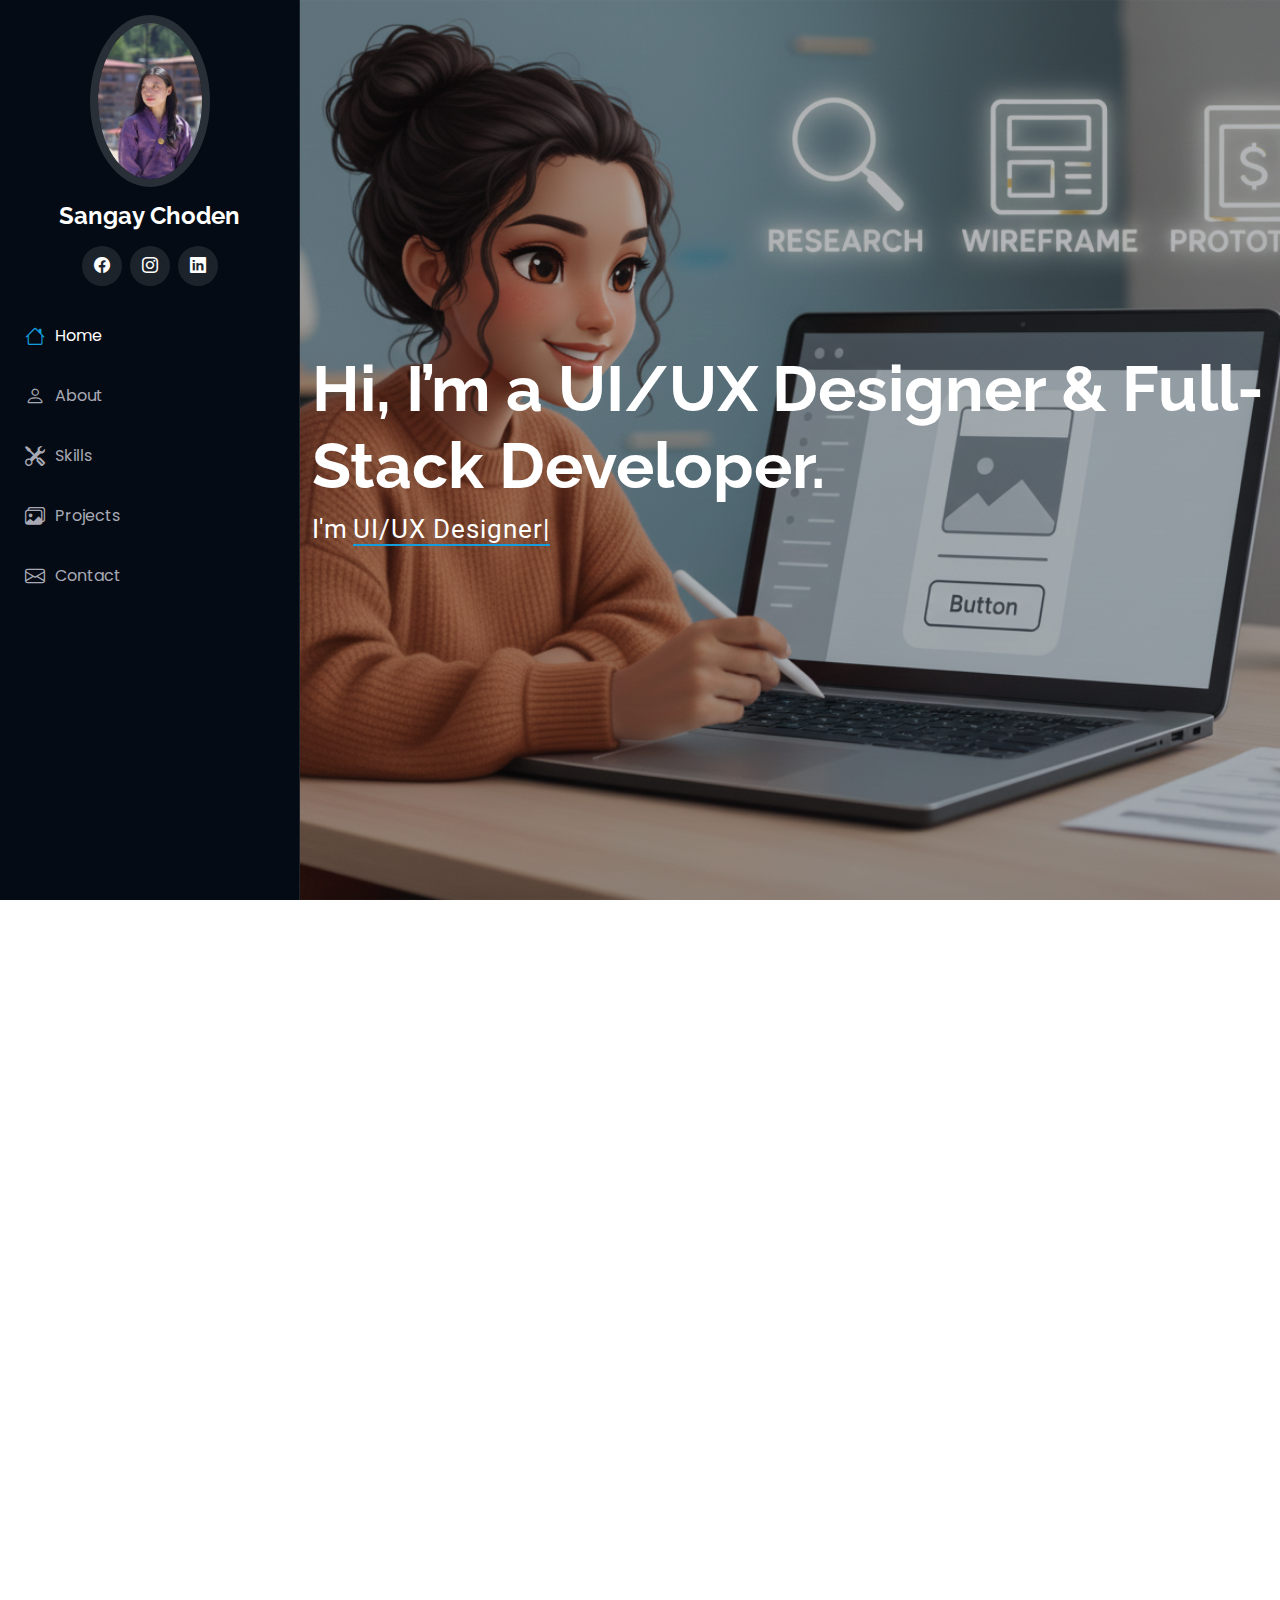
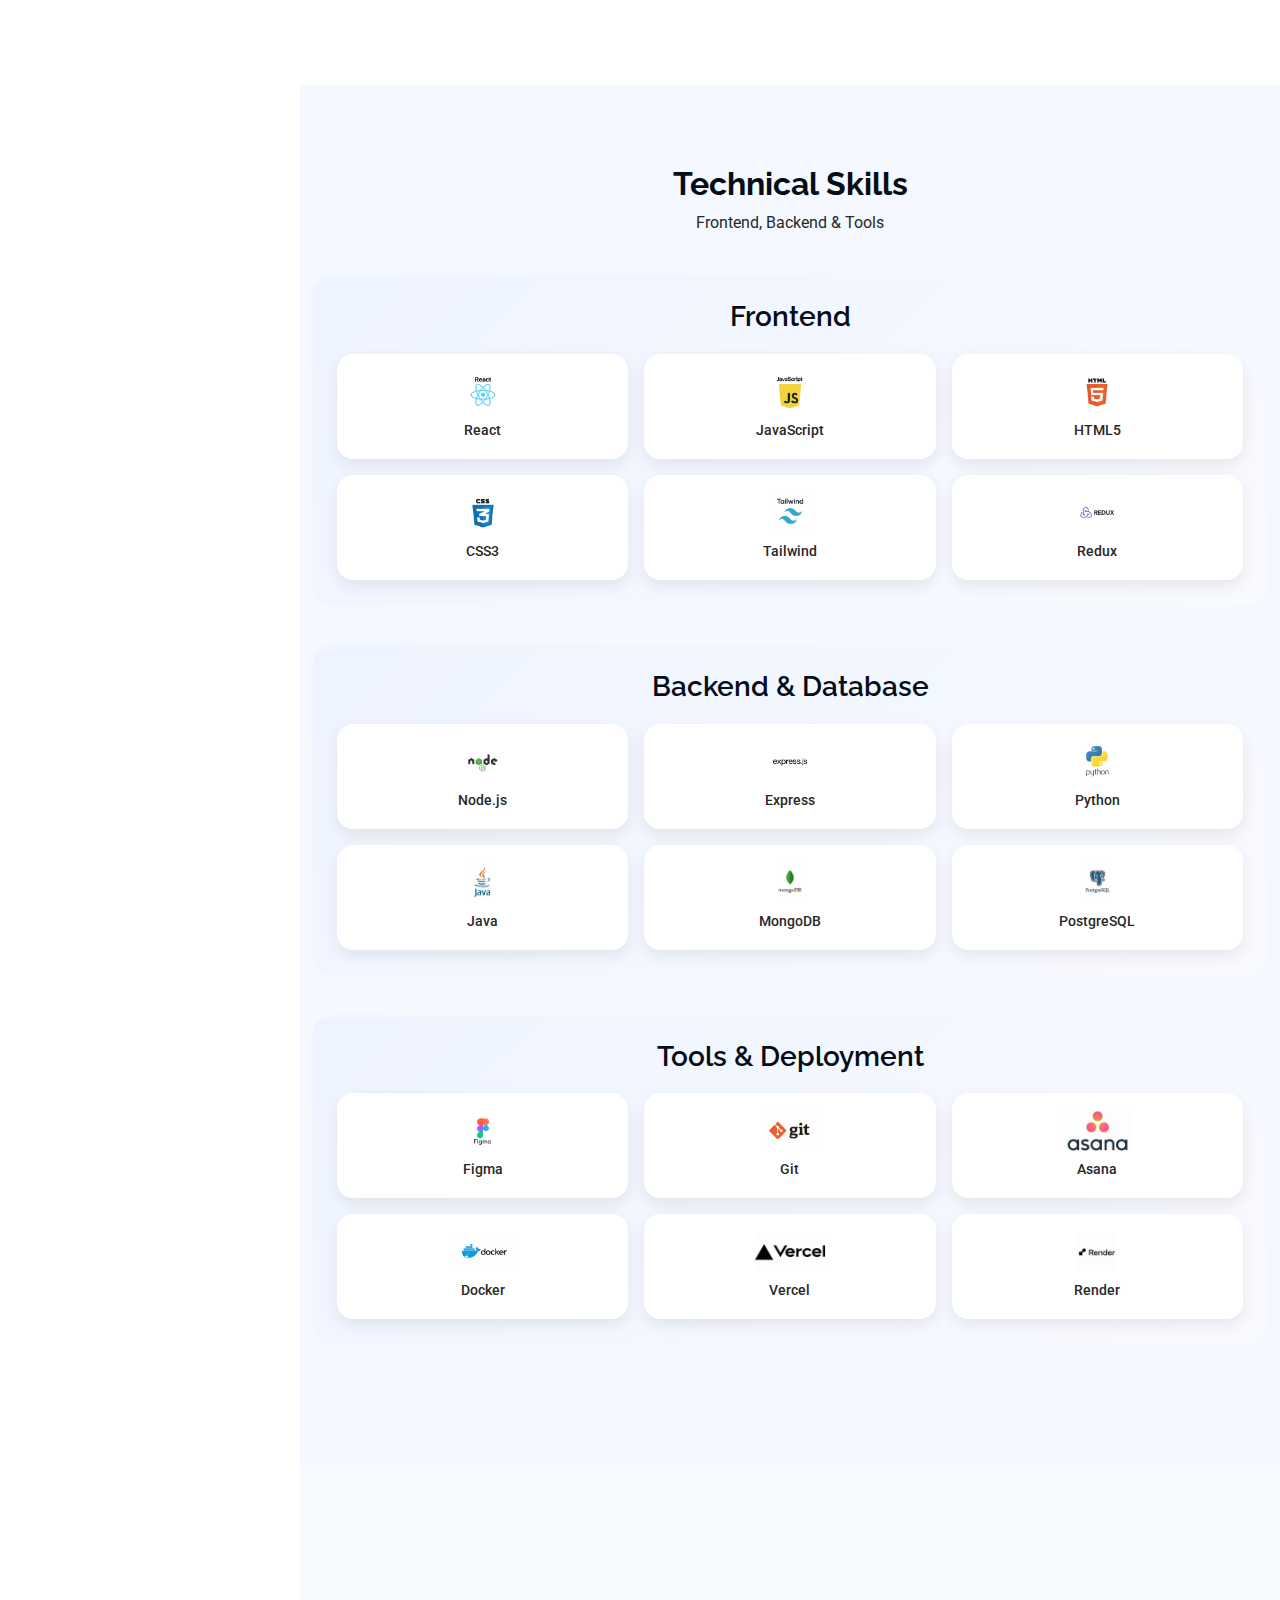
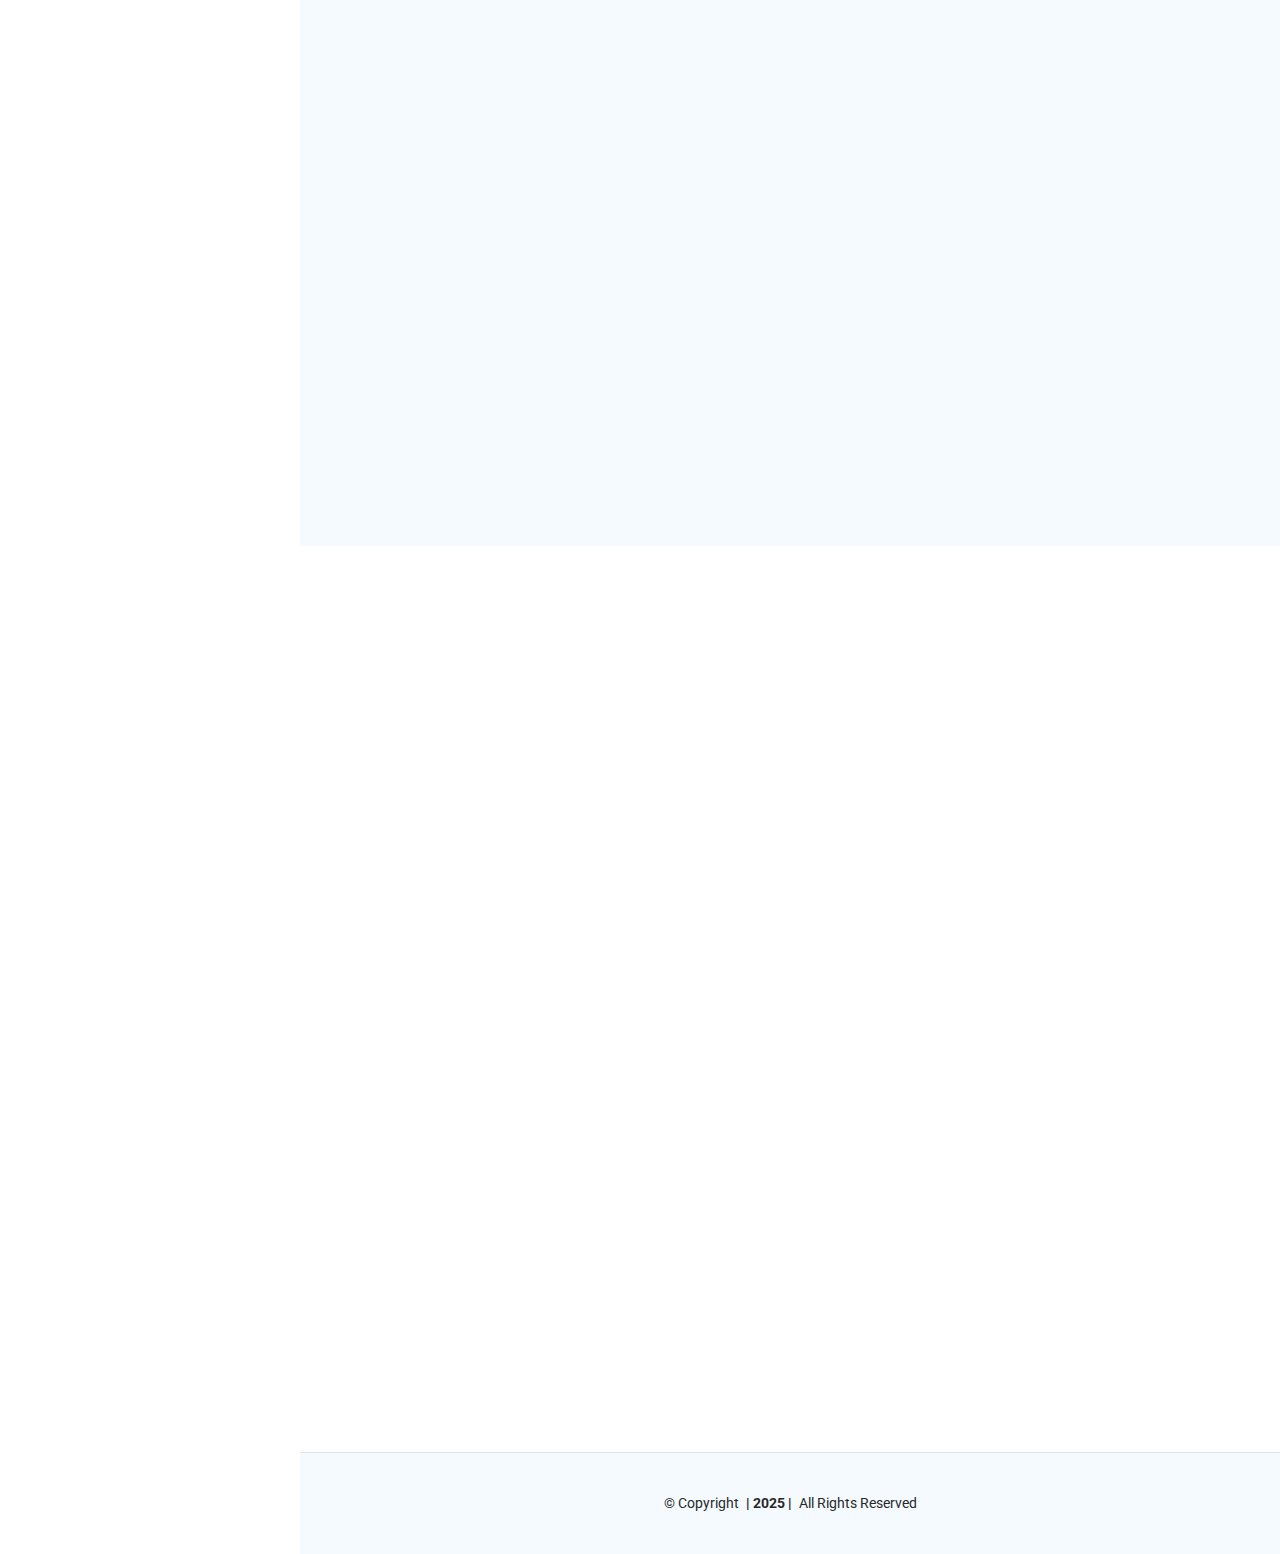
<file: index.html>
<!DOCTYPE html>
<html lang="en">

<head>
  <style>
/* ===== SKILLS SECTION STYLE ===== */
.skills-grid {
  padding: 80px 0;
  background: #f5f8ff;
}

.skills-title {
  text-align: center;
  margin-bottom: 40px;
}

.skills-title h2 {
  font-weight: 700;
}

.skills-box {
  background: linear-gradient(135deg, #eef4ff, #f9faff);
  padding: 25px;
  border-radius: 20px;
  margin-bottom: 40px;
}

.skills-box h3 {
  text-align: center;
  font-weight: 600;
  margin-bottom: 20px;
}

.skills-card-grid {
  display: grid;
  grid-template-columns: repeat(3, 1fr);
  gap: 16px;
}

.skill-card {
  background: #fff;
  border-radius: 16px;
  padding: 18px 10px;
  text-align: center;
  box-shadow: 0 6px 16px rgba(0,0,0,0.08);
  transition: 0.3s ease;
}

.skill-card:hover {
  transform: translateY(-6px);
}

.skill-card img {
  height: 40px;
  margin-bottom: 8px;
}

.skill-card span {
  display: block;
  font-size: 14px;
  font-weight: 500;
}

@media (max-width: 768px) {
  .skills-card-grid {
    grid-template-columns: repeat(2, 1fr);
  }
}
</style>

  <meta charset="utf-8">
  <meta content="width=device-width, initial-scale=1.0" name="viewport">
  <title>Personal Portfolio</title>
  <meta content="" name="description">
  <meta content="" name="keywords">

  <!-- Favicons -->
  <link href="assets/img/favicon.png" rel="icon">

  <!-- Fonts -->
  <link href="https://fonts.googleapis.com" rel="preconnect">
  <link href="https://fonts.gstatic.com" rel="preconnect" crossorigin>
  <link href="https://fonts.googleapis.com/css2?family=Roboto:ital,wght@0,100;0,300;0,400;0,500;0,700;0,900;1,100;1,300;1,400;1,500;1,700;1,900&family=Poppins:ital,wght@0,100;0,200;0,300;0,400;0,500;0,600;0,700;0,800;0,900;1,100;1,200;1,300;1,400;1,500;1,600;1,700;1,800;1,900&family=Raleway:ital,wght@0,100;0,200;0,300;0,400;0,500;0,600;0,700;0,800;0,900;1,100;1,200;1,300;1,400;1,500;1,600;1,700;1,800;1,900&display=swap" rel="stylesheet">

  <!-- Vendor CSS Files -->
  <link href="assets/vendor/bootstrap/css/bootstrap.min.css" rel="stylesheet">
  <link href="assets/vendor/bootstrap-icons/bootstrap-icons.css" rel="stylesheet">
  <link href="assets/vendor/aos/aos.css" rel="stylesheet">
  <link href="assets/vendor/glightbox/css/glightbox.min.css" rel="stylesheet">
  <link href="assets/vendor/swiper/swiper-bundle.min.css" rel="stylesheet">

  <!-- Main CSS File -->
  <link href="assets/css/main.css" rel="stylesheet">
</head>

<body class="index-page">

  <header id="header" class="header dark-background d-flex flex-column">
    <i class="header-toggle d-xl-none bi bi-list"></i>

    <div class="profile-img">
      <img src="assets/img/my-profile-img.jpg" alt="" class="img-fluid rounded-circle">
    </div>

    <a href="index.html" class="logo d-flex align-items-center justify-content-center">
      <!-- Uncomment the line below if you also wish to use an image logo -->
      <!-- <img src="assets/img/logo.png" alt=""> -->
      <h1 class="sitename">Sangay Choden</h1>
    </a>

    <div class="social-links text-center">
      <!-- <a href="#" class="twitter"><i class="bi bi-twitter-x"></i></a> -->
      <a href="https://www.facebook.com/share/1BDDiVnBKr/?mibextid=wwXIfr" class="facebook"><i class="bi bi-facebook"></i></a>
      <a href="https://www.instagram.com/schoden_00?igsh=eTU0emdpamVpN3kw&utm_source=qr" class="instagram"><i class="bi bi-instagram"></i></a>
      <a href="https://www.linkedin.com/in/sangay-choden-1a1788326/" class="linkedin"><i class="bi bi-linkedin"></i></a>
    </div>

    <nav id="navmenu" class="navmenu">
      <ul>
        <li><a href="#home" class="active"><i class="bi bi-house navicon"></i>Home</a></li>
        <li><a href="#about"><i class="bi bi-person navicon"></i> About</a></li>
        <!-- <li><a href="#skills"><i class="bi bi-tools navicon"></i> Skills</a></li> -->
<li><a href="#skills"><i class="bi bi-tools navicon"></i> Skills</a></li>

        <!-- <li><a href="#skills"><i class="bi bi-person navicon"></i> Skills</a></li> -->
        <li><a href="#portfolio"><i class="bi bi-images navicon"></i> Projects</a></li>
        <li><a href="#contact"><i class="bi bi-envelope navicon"></i> Contact</a></li>
      </ul>
    </nav>

  </header>

  <main class="main">

    <!-- Hero Section -->
    <section id="home" class="home section dark-background">

      <img src="assets/img/hero-bg.jpg" alt="" data-aos="fade-in" class="">

      <div class="container" data-aos="fade-up" data-aos-delay="100">
  <h2>Hi, I’m a UI/UX Designer & Full-Stack Developer.</h2>
  <p>I'm <span class="typed" data-typed-items="UI/UX Designer, Full-Stack Developer, Freelancer">UI/UX Designer</span>
    <span class="typed-cursor typed-cursor--blink" aria-hidden="true"></span>
  </p>
</div>


    </section><!-- /Hero Section -->

    <!-- About Section -->
    <section id="about" class="about section">

      <!-- Section Title -->
      <div class="container section-title" data-aos="fade-up">
        <h2>About</h2>
        <p>As a seasoned UI/UX Designer and Web Developer, I bridge the gap between aesthetics and functionality. I specialize in crafting user-centered interfaces that are not only beautiful and enjoyable to use but are also built with clean, scalable code. I transform complex ideas into simple, effective digital solutions.</p>
      </div><!-- End Section Title -->

      <div class="container" data-aos="fade-up" data-aos-delay="100">

        <div class="row gy-4 justify-content-center">
          <div class="col-lg-4">
            <img src="assets/img/my-profile-img.jpg" class="img-fluid" alt="">
          </div>
          <div class="col-lg-8 content">
            <h2>UI/UX Designer &amp; Web Developer.</h2>
            <p class="fst-italic py-3">
              I craft user-centered designs through research and prototyping, focusing on high-converting and accessible products. I use Figma and Sketch to deliver clear, frustration-free digital experiences.
            </p>
            <div class="row">
              <div class="col-lg-6">
                <ul>
            
                  <!-- <li><i class="bi bi-chevron-right"></i> <strong>Website:</strong> <span>https://potfolio-nim2.onrender.com/</span></li> -->
                  <li><i class="bi bi-chevron-right"></i> <strong>Phone:</strong> <span>+975 77435262</span></li>
                  <li><i class="bi bi-chevron-right"></i> <strong>City:</strong> <span>Thimphu, Bhutan</span></li>
                </ul>
              </div>
              <div class="col-lg-6">
                <ul>
                  
                  <li><i class="bi bi-chevron-right"></i> <strong>Education:</strong> <span>Bachelor's Degree in CS</span></li>
                  <li><i class="bi bi-chevron-right"></i> <strong>Email:</strong> <span>sangaychoden2800@gmail.com</span></li>
                  <li><i class="bi bi-chevron-right"></i> <strong>Freelance:</strong> <span>Available</span></li>
                </ul>
              </div>
            </div>
            <p class="py-3">
              I am a full-stack developer committed to high performance and maintainability. I build reliable backend systems and create seamless, responsive front-end experiences, focusing on robust functionality across all platforms.
            </p>
          </div>
        </div>

      </div>

    </section><!-- /About Section -->
    
<!-- ===== SKILLS SECTION ===== -->
<section id="skills" class="skills-grid">

  <div class="container">

    <div class="skills-title">
      <h2>Technical Skills</h2>
      <p>Frontend, Backend & Tools</p>
    </div>

    <!-- FRONTEND -->
    <div class="skills-box">
      <h3>Frontend</h3>
      <div class="skills-card-grid">

        <div class="skill-card">
          <img src="assets/img/skills/react.png">
          <span>React</span>
        </div>

        <div class="skill-card">
          <img src="assets/img/skills/javascript.png">
          <span>JavaScript</span>
        </div>

        <div class="skill-card">
          <img src="assets/img/skills/html.png">
          <span>HTML5</span>
        </div>

        <div class="skill-card">
          <img src="assets/img/skills/css.png">
          <span>CSS3</span>
        </div>

        <div class="skill-card">
          <img src="assets/img/skills/tailwind.png">
          <span>Tailwind</span>
        </div>

        <div class="skill-card">
          <img src="assets/img/skills/redux.png">
          <span>Redux</span>
        </div>

      </div>
    </div>

    <!-- BACKEND -->
    <div class="skills-box">
      <h3>Backend & Database</h3>
      <div class="skills-card-grid">

        <div class="skill-card">
          <img src="assets/img/skills/node.png">
          <span>Node.js</span>
        </div>

        <div class="skill-card">
          <img src="assets/img/skills/express.png">
          <span>Express</span>
        </div>

        <div class="skill-card">
          <img src="assets/img/skills/python.png">
          <span>Python</span>
        </div>

        <div class="skill-card">
          <img src="assets/img/skills/java.png">
          <span>Java</span>
        </div>

        <div class="skill-card">
          <img src="assets/img/skills/mongo.png">
          <span>MongoDB</span>
        </div>

        <div class="skill-card">
          <img src="assets/img/skills/postgressdb.png">
          <span>PostgreSQL</span>
        </div>

      </div>
    </div>

    <!-- TOOLS -->
    <div class="skills-box">
      <h3>Tools & Deployment</h3>
      <div class="skills-card-grid">

        <div class="skill-card">
          <img src="assets/img/skills/figma.png">
          <span>Figma</span>
        </div>

        <div class="skill-card">
          <img src="assets/img/skills/git.png">
          <span>Git</span>
        </div>

        <div class="skill-card">
          <img src="assets/img/skills/asana.jpg">
          <span>Asana</span>
        </div>

        <div class="skill-card">
          <img src="assets/img/skills/docker.png">
          <span>Docker</span>
        </div>

        <div class="skill-card">
          <img src="assets/img/skills/vercel.jpg">
          <span>Vercel</span>
        </div>

        <div class="skill-card">
          <img src="assets/img/skills/render.jpg">
          <span>Render</span>
        </div>

      </div>
    </div>

  </div>
</section>
<!-- ===== END SKILLS SECTION ===== -->
    <!-- Portfolio Section -->
    <section id="portfolio" class="portfolio section light-background">

      <!-- Section Title -->
      <!-- <div class="container section-title" data-aos="fade-up">
        <h2>Portfolio</h2>
        <p>A showcase of my recent work in UI/UX design and full-stack development. This portfolio features case studies that detail my process, from initial strategy and wireframing to final execution and successful deployment, demonstrating my commitment to solving complex problems effectively.</p>
      </div>End Section Title -->
      <div class="container section-title" data-aos="fade-up">
  <h2>Projects</h2>
  <p>A collection of my UI/UX design projects, showcasing my approach to creating user-friendly and visually engaging experiences. Each project highlights my process from research and wireframing to final design, reflecting my dedication to solving design challenges effectively and professionally.</p>
</div><!-- End Section Title -->


      <div class="container">

        <div class="isotope-layout" data-default-filter="*" data-layout="masonry" data-sort="original-order">

          <ul class="portfolio-filters isotope-filters" data-aos="fade-up" data-aos-delay="100">
            <li data-filter="*" class="filter-active">All</li>
            <li data-filter=".filter-app">PRJ 1</li>
            <li data-filter=".filter-product">PRJ 2</li>
            <li data-filter=".filter-branding">PRJ 3</li>
          </ul><!-- End Portfolio Filters -->

          <div class="row gy-4 isotope-container" data-aos="fade-up" data-aos-delay="200">

            <div class="col-lg-4 col-md-6 portfolio-item isotope-item filter-app">
              <div class="portfolio-content h-100">
                <img src="assets/img/portfolio/case study 1.png" class="img-fluid" alt="">
                <div class="portfolio-info">
                  <h4>Travel Diary</h4>
                  <div style="text-align:center; margin-top:10px; line-height:1.6;">
  <!-- <a href="case-study-2.html"
     style="font-size:14px; display:block; margin-bottom:5px;">
     Case Study
  </a>

  <a href="https://www.figma.com/proto/bJn6kRAsKhSPi7rBtWEmBh/Untitled?node-id=2-7&t=a5zoG7D1WGvfTKwe-1&scaling=scale-down-width&content-scaling=fixed&page-id=0%3A1"
     style="font-size:14px; display:block;">
     View Design
  </a> -->
  <style>
  .btn-container {
      margin-top: 40px; 
    text-align: center;   /* centers the buttons */
  }

  .small-btn {
    display: inline-block;
    padding: 4px 10px;     /* smaller size */
    font-size: 12px;       /* smaller text */
    margin-bottom: 6px;
    color: white;
    background: #333;
    border: 1px solid white;
    border-radius: 6px;
    text-decoration: none;
    transition: 0.3s;
  }

  .small-btn:hover {
    background: white;
    color: black;
  }
</style>

<div class="btn-container">
  <a href="case-study-2.html" class="small-btn">Case Study</a>

  <a href="https://www.figma.com/proto/bJn6kRAsKhSPi7rBtWEmBh/Untitled?node-id=2-7&t=a5zoG7D1WGvfTKwe-1&scaling=scale-down-width&content-scaling=fixed&page-id=0%3A1"
     class="small-btn">View Design</a>
</div>

</div>
                  </div>
              </div>
            </div>

            <div class="col-lg-4 col-md-6 portfolio-item isotope-item filter-product">
              <div class="portfolio-content h-100">
                <img src="assets/img/1.png" class="img-fluid" alt="">
                <div class="portfolio-info">
                  <h4>Kuensel App</h4>
                 <style>
  .btn-container {
    margin-top: 40px;
    text-align: center;
  }

  .small-btn {
    display: inline-block;
    padding: 4px 10px;
    font-size: 12px;
    margin-bottom: 6px;
    color: white;
    background: #333;
    border: 1px solid white;
    border-radius: 6px;
    text-decoration: none;
    transition: 0.3s;
  }

  .small-btn:hover {
    background: white;
    color: black;
  }
</style>

<div class="btn-container">
  <a href="case-study-1.html" class="small-btn">Case Study</a>

  <a href="https://www.figma.com/proto/FDwaFRuNKd8iDkjCzYaCg5/Kuensel-Mobile-Application?node-id=2073-112&t=Tz0rvJWYsB9mCmiu-0&scaling=scale-down&content-scaling=fixed&page-id=0%3A1&starting-point-node-id=2073%3A112&show-proto-sidebar=1"
     class="small-btn">
     View Design
  </a>
</div>

  

                </div>
              </div>
            </div><!-- End Portfolio Item -->

            <div class="col-lg-4 col-md-6 portfolio-item isotope-item filter-branding">
              <div class="portfolio-content h-100">
                <img src="assets/img/hifi3.png" class="img-fluid" alt="">
                <div class="portfolio-info">
                  <h4>Bus Booking Website</h4>
                  <style>
  .btn-container {
    margin-top: 40px;
    text-align: center;
  }

  .small-btn {
    display: inline-block;
    padding: 4px 10px;
    font-size: 12px;
    margin-bottom: 6px;
    color: white;
    background: #333;
    border: 1px solid white;
    border-radius: 6px;
    text-decoration: none;
    transition: 0.3s;
  }

  .small-btn:hover {
    background: white;
    color: black;
  }
</style>

<div class="btn-container">
  <a href="case-study-3.html" class="small-btn">Case Study</a>

  <a href="https://www.figma.com/proto/ncCH9kPxDYNMh4s4f7S05g/BusbookingHIFI?node-id=1-1054&t=joC7MydJbnkM6E2y-1&scaling=min-zoom&content-scaling=fixed&page-id=0%3A1"
     class="small-btn">
     View Design
  </a>
</div>

                </div>
              </div>
            </div><!-- End Portfolio Item -->
          </div><!-- End Portfolio Container -->

        </div>

      </div>

    </section><!-- /Portfolio Section -->

    
    <!-- Contact Section -->
    <section id="contact" class="contact section">

      <!-- Section Title -->
      <div class="container section-title" data-aos="fade-up">
        <h2>Contact</h2>
        <p>Ready to start a project or discuss a new opportunity? I'm available for freelance work and eager to connect. Feel free to reach out via email, phone, or the contact form below—I aim to respond to all inquiries within 24 hours.</p>
      </div><!-- End Section Title -->

      <div class="container" data-aos="fade-up" data-aos-delay="100">

        <div class="row gy-4">

          <div class="col-lg-5">

            <div class="info-wrap">
              <div class="info-item d-flex" data-aos="fade-up" data-aos-delay="200">
                <i class="bi bi-geo-alt flex-shrink-0"></i>
                <div>
                  <h3>Address</h3>
                  <p>Kabesa, Thimphu, Bhutan 11001</p>
                </div>
              </div><!-- End Info Item -->

              <div class="info-item d-flex" data-aos="fade-up" data-aos-delay="300">
                <i class="bi bi-telephone flex-shrink-0"></i>
                <div>
                  <h3>Call Us</h3>
                  <p><a href="tel:+975774352629">+975 77435262</a></p>
                </div>
              </div><!-- End Info Item -->

              <div class="info-item d-flex" data-aos="fade-up" data-aos-delay="400">
                <i class="bi bi-envelope flex-shrink-0"></i>
                <div>
                  <h3>Email Us</h3>
                  <p><a href="mailto:xtc@gmail.com">sangaychoden2800@gmail.com</a></p>
                </div>
              </div><!-- End Info Item -->

              <iframe src="https://www.google.com/maps/embed?pb=!1m18!1m12!1m3!1d1903.6687395547376!2d89.66530043400338!3d27.535897453667605!2m3!1f0!2f0!3f0!3m2!1i1024!2i768!4f13.1!3m3!1m2!1s0x39e19566fa54c4df%3A0x82f8fd359c78d7f5!2sGyalpozhing%20College%20of%20Information%20Technology%20-%20Kabesa%20Campus!5e1!3m2!1sen!2sbt!4v1764563031509!5m2!1sen!2sbt" frameborder="0" style="border:0; width: 100%; height: 270px;" allowfullscreen="" loading="lazy" referrerpolicy="no-referrer-when-downgrade"></iframe>
            </div>
          </div>

          <div class="col-lg-7">
            <form action="https://wa.me/97577435262" method="get" class="php-email-form" data-aos="fade-up" data-aos-delay="200" onsubmit="return sendToWhatsApp(event);">
              <div class="row gy-4">

                <div class="col-md-6">
                  <label for="name-field" class="pb-2">Your Name</label>
                  <input type="text" name="name" id="name-field" class="form-control" required="">
                </div>

                <div class="col-md-6">
                  <label for="email-field" class="pb-2">Your Email</label>
                  <input type="email" class="form-control" name="email" id="email-field" required="">
                </div>

                <div class="col-md-12">
                  <label for="subject-field" class="pb-2">Subject Matter</label>
                  <input type="text" class="form-control" name="subject" id="subject-field" required="">
                </div>

                <div class="col-md-12">
                  <label for="message-field" class="pb-2">Message</label>
                  <textarea class="form-control" name="message" rows="10" id="message-field" required=""></textarea>
                </div>

                <input type="hidden" name="text" id="whatsapp-message-text">

                <div class="col-md-12 text-center">
                  <button type="submit">Send Message</button>
                </div>

              </div>
            </form>
          </div>
         <script>
            function sendToWhatsApp(event) {
              event.preventDefault(); 
              const name = document.getElementById('name-field').value;
              const email = document.getElementById('email-field').value;
              const subject = document.getElementById('subject-field').value;
              const message = document.getElementById('message-field').value;
              const rawMessage = `Inquiry from Website Portfolio:\n\n` +
                                `Name: ${name}\n` +
                                `Email: ${email}\n` +
                                `Subject: ${subject}\n\n` +
                                `Message: ${message}`;
              const encodedMessage = encodeURIComponent(rawMessage);
              const whatsappUrl = event.target.action + '?text=' + encodedMessage;
              window.location.href = whatsappUrl;
              event.target.reset();

              return false
            }
          </script> 
          <!-- End Contact Form -->

        </div>

      </div>

    </section><!-- /Contact Section -->

  </main>

  <footer id="footer" class="footer position-relative light-background">

    <div class="container">
      <div class="copyright text-center ">
        <p>© <span>Copyright</span> <strong class="px-1 sitename">| 2025 |</strong> <span>All Rights Reserved</span></p>
      </div>
    </div>

  </footer>

  <!-- Scroll Top -->
  <a href="#" id="scroll-top" class="scroll-top d-flex align-items-center justify-content-center"><i class="bi bi-arrow-up-short"></i></a>

  <!-- Preloader -->
  <div id="preloader"></div>

  <!-- Vendor JS Files -->
  <script src="assets/vendor/bootstrap/js/bootstrap.bundle.min.js"></script>
  <!-- <script src="assets/vendor/php-email-form/validate.js"></script> -->
  <script src="assets/vendor/aos/aos.js"></script>
  <script src="assets/vendor/typed.js/typed.umd.js"></script>
  <script src="assets/vendor/purecounter/purecounter_vanilla.js"></script>
  <script src="assets/vendor/waypoints/noframework.waypoints.js"></script>
  <script src="assets/vendor/glightbox/js/glightbox.min.js"></script>
  <script src="assets/vendor/imagesloaded/imagesloaded.pkgd.min.js"></script>
  <script src="assets/vendor/isotope-layout/isotope.pkgd.min.js"></script>
  <script src="assets/vendor/swiper/swiper-bundle.min.js"></script>

  <!-- Main JS File -->
  <script src="assets/js/main.js"></script>

</body>

</html>
</file>
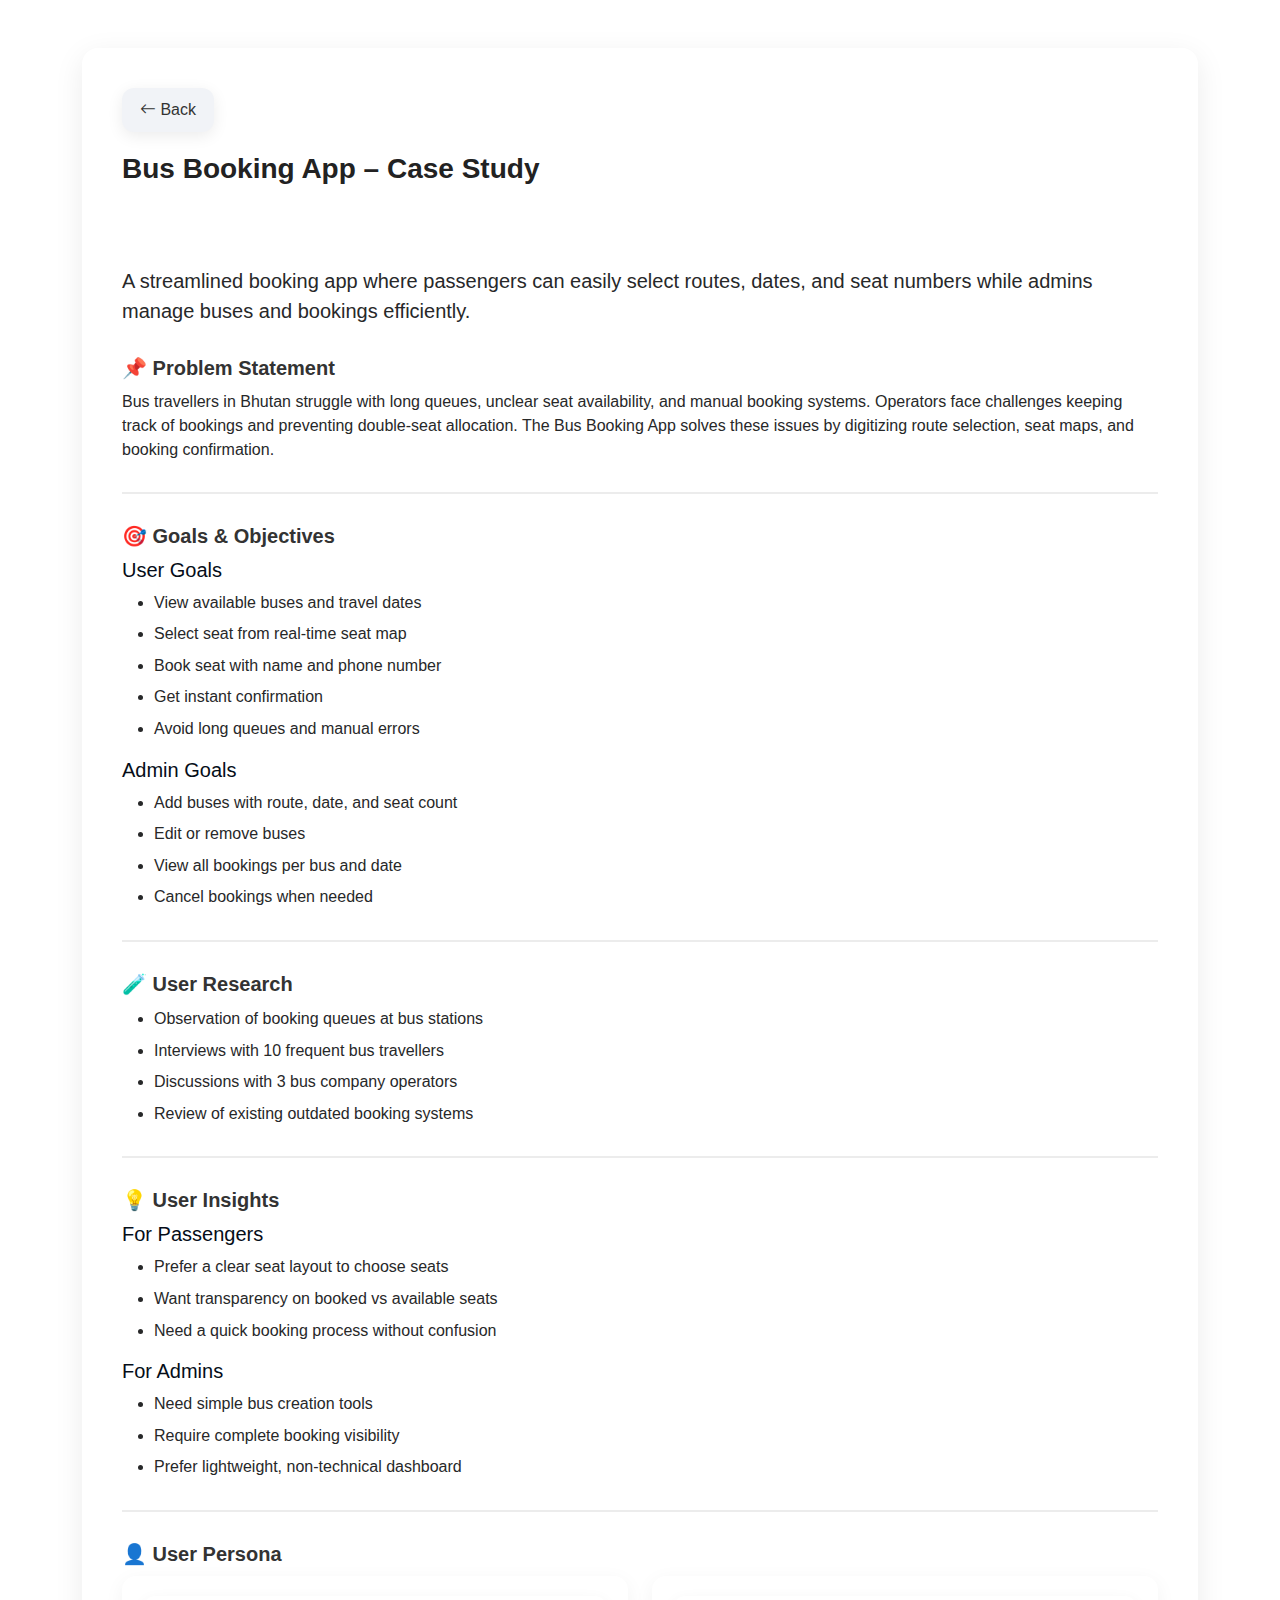
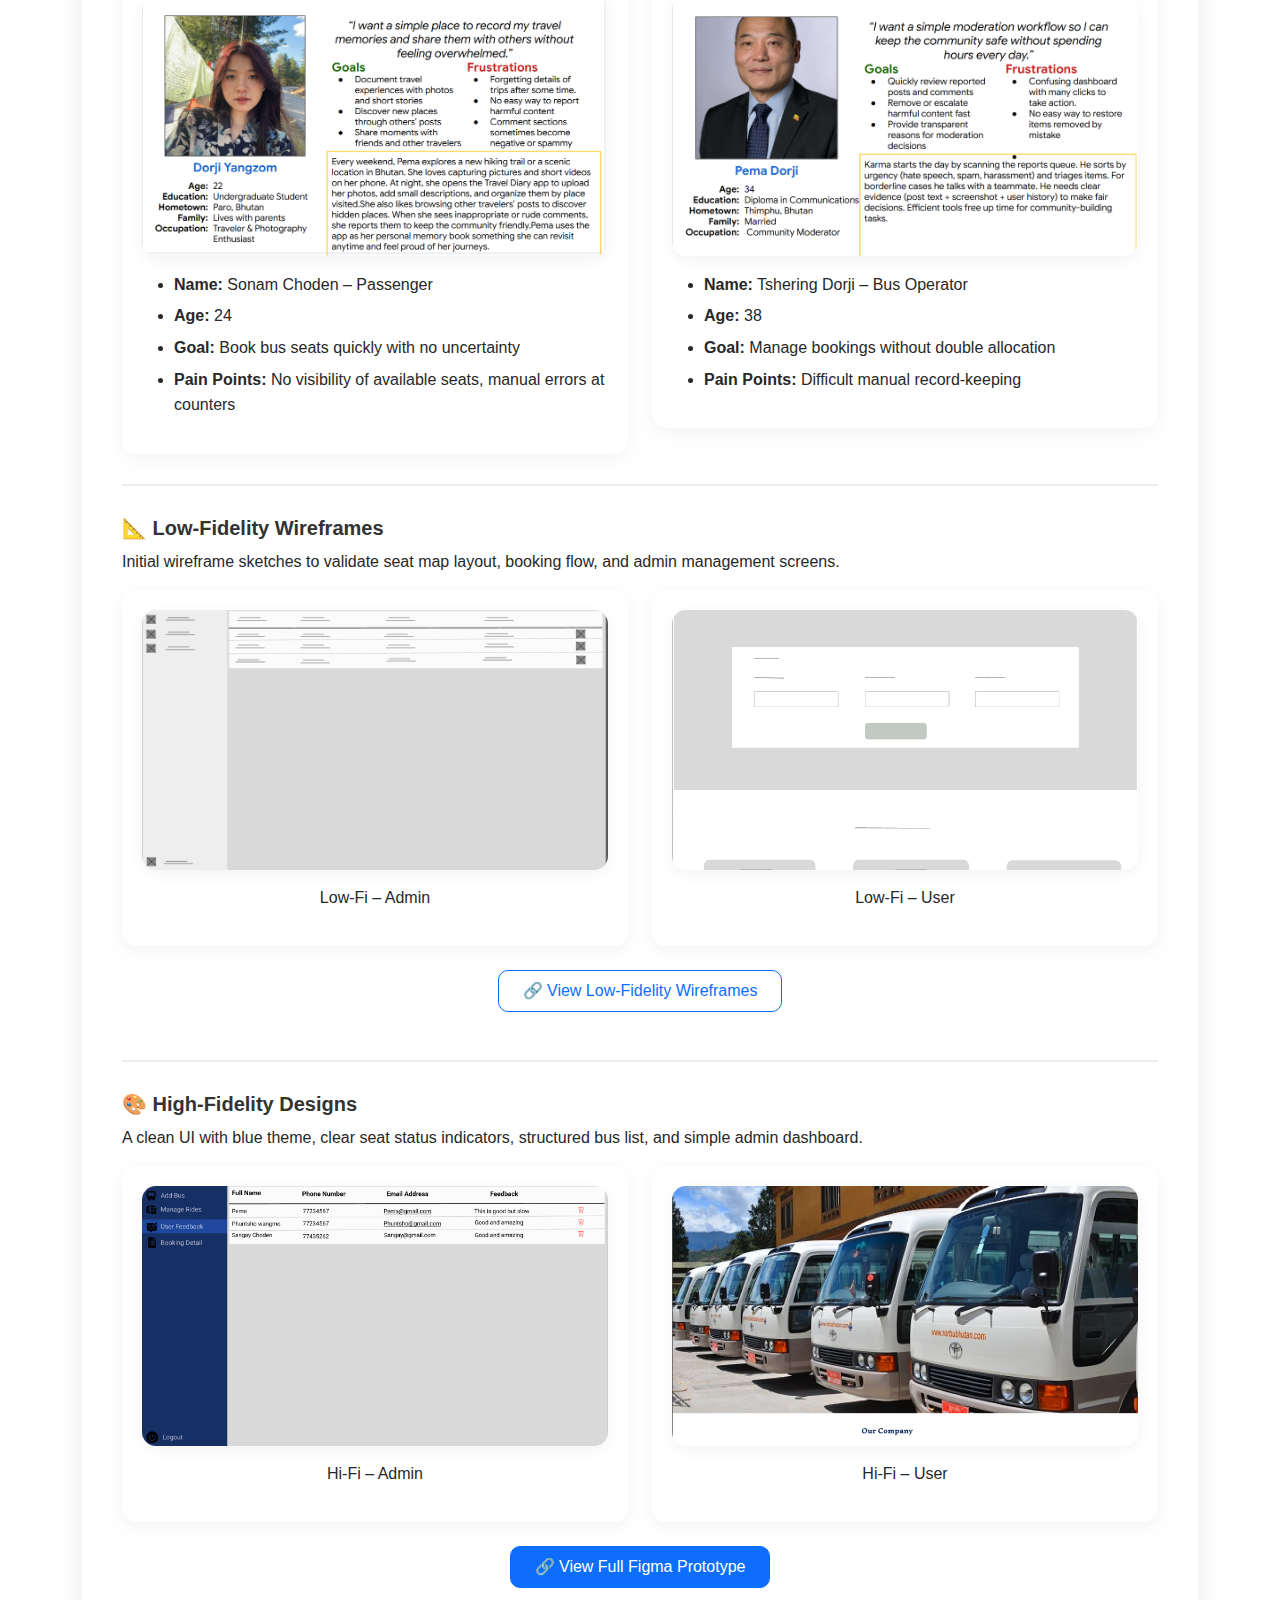
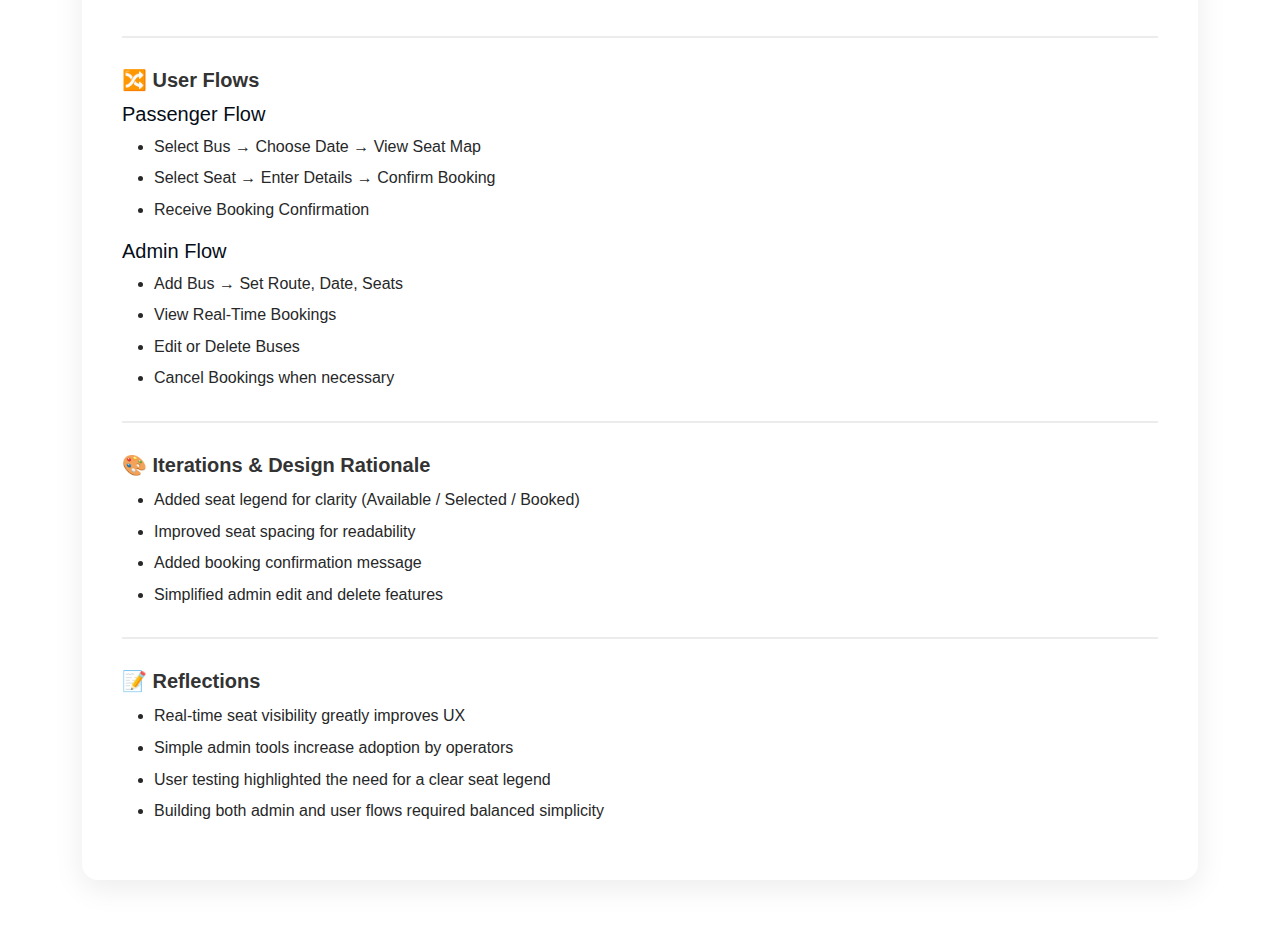
<file: case-study-3.html>
<!DOCTYPE html>
<html lang="en">

<head>
  <meta charset="utf-8">
  <meta content="width=device-width, initial-scale=1.0" name="viewport">
  <title>Case Study – Bus Booking App</title>

  <!-- CSS -->
  <link href="assets/vendor/bootstrap/css/bootstrap.min.css" rel="stylesheet">
  <link href="assets/vendor/bootstrap-icons/bootstrap-icons.css" rel="stylesheet">
  <link href="assets/vendor/aos/aos.css" rel="stylesheet">
  <link href="assets/css/main.css" rel="stylesheet">

  <style>
    body {
      background: #f7f9fc;
      font-family: "Poppins", sans-serif;
    }

    .case-container {
      background: #ffffff;
      padding: 40px;
      border-radius: 16px;
      box-shadow: 0 8px 30px rgba(0, 0, 0, 0.08);
    }

    .section-title {
      font-size: 28px;
      font-weight: 700;
      margin-bottom: 20px;
      color: #222;
    }

    .sub-title {
      font-size: 20px;
      font-weight: 600;
      margin-top: 30px;
      margin-bottom: 10px;
      color: #333;
    }

    ul li {
      margin-bottom: 6px;
      line-height: 1.6;
    }

    .persona-card {
      background: #fff;
      border-radius: 14px;
      padding: 20px;
      box-shadow: 0 5px 20px rgba(0, 0, 0, 0.05);
    }

    .persona-img {
      border-radius: 14px;
      width: 100%;
      object-fit: cover;
      height: 260px;
      box-shadow: 0 4px 15px rgba(0,0,0,0.05);
    }

    .divider {
      width: 100%;
      height: 2px;
      background: #ececec;
      margin: 30px 0;
    }

    /* BACK BUTTON */
    .back-btn {
      display: inline-block;
      background: #f1f3f7;
      padding: 10px 18px;
      border-radius: 12px;
      font-weight: 500;
      color: #333;
      text-decoration: none;
      margin-bottom: 20px;
      box-shadow: 0 4px 16px rgba(0,0,0,0.08);
      transition: 0.2s ease;
    }

    .back-btn:hover {
      background: #e2e6ee;
      transform: translateY(-2px);
    }

  </style>

</head>

<body>

  <main class="main section pt-5 pb-5">
    <div class="container">

      <div class="case-container" data-aos="fade-up">

        <!-- BACK BUTTON -->
        <a href="index.html" class="back-btn"><i class="bi bi-arrow-left"></i> Back</a>

        <h2 class="section-title">Bus Booking App – Case Study</h2>
        <p class="lead">A streamlined booking app where passengers can easily select routes, dates, and seat numbers while admins manage buses and bookings efficiently.</p>

        <!-- Problem Statement -->
        <h3 class="sub-title">📌 Problem Statement</h3>
        <p>
          Bus travellers in Bhutan struggle with long queues, unclear seat availability, and manual booking systems. 
          Operators face challenges keeping track of bookings and preventing double-seat allocation.
          The Bus Booking App solves these issues by digitizing route selection, seat maps, and booking confirmation.
        </p>

        <div class="divider"></div>

        <!-- Goals -->
        <h3 class="sub-title">🎯 Goals & Objectives</h3>

        <h5>User Goals</h5>
        <ul>
          <li>View available buses and travel dates</li>
          <li>Select seat from real-time seat map</li>
          <li>Book seat with name and phone number</li>
          <li>Get instant confirmation</li>
          <li>Avoid long queues and manual errors</li>
        </ul>

        <h5>Admin Goals</h5>
        <ul>
          <li>Add buses with route, date, and seat count</li>
          <li>Edit or remove buses</li>
          <li>View all bookings per bus and date</li>
          <li>Cancel bookings when needed</li>
        </ul>

        <div class="divider"></div>

        <!-- Research -->
        <h3 class="sub-title">🧪 User Research</h3>
        <ul>
          <li>Observation of booking queues at bus stations</li>
          <li>Interviews with 10 frequent bus travellers</li>
          <li>Discussions with 3 bus company operators</li>
          <li>Review of existing outdated booking systems</li>
        </ul>

        <div class="divider"></div>

        <!-- Insights -->
        <h3 class="sub-title">💡 User Insights</h3>

        <h5>For Passengers</h5>
        <ul>
          <li>Prefer a clear seat layout to choose seats</li>
          <li>Want transparency on booked vs available seats</li>
          <li>Need a quick booking process without confusion</li>
        </ul>

        <h5>For Admins</h5>
        <ul>
          <li>Need simple bus creation tools</li>
          <li>Require complete booking visibility</li>
          <li>Prefer lightweight, non-technical dashboard</li>
        </ul>

        <div class="divider"></div>

        <!-- Personas -->
        <h3 class="sub-title">👤 User Persona</h3>

        <div class="row g-4">
          <div class="col-lg-6">
            <div class="persona-card">
              <img src="assets/img/portfolio/persona3.png" class="persona-img">
              <ul class="mt-3">
                <li><strong>Name:</strong> Sonam Choden – Passenger</li>
                <li><strong>Age:</strong> 24</li>
                <li><strong>Goal:</strong> Book bus seats quickly with no uncertainty</li>
                <li><strong>Pain Points:</strong> No visibility of available seats, manual errors at counters</li>
              </ul>
            </div>
          </div>

          <div class="col-lg-6">
            <div class="persona-card">
              <img src="assets/img/portfolio/persona4.png" class="persona-img">
              <ul class="mt-3">
                <li><strong>Name:</strong> Tshering Dorji – Bus Operator</li>
                <li><strong>Age:</strong> 38</li>
                <li><strong>Goal:</strong> Manage bookings without double allocation</li>
                <li><strong>Pain Points:</strong> Difficult manual record-keeping</li>
              </ul>
            </div>
          </div>
        </div>

        <div class="divider"></div>

        <!-- Wireframes -->
        <h3 class="sub-title">📐 Low-Fidelity Wireframes</h3>
        <p>Initial wireframe sketches to validate seat map layout, booking flow, and admin management screens.</p>

        <div class="row g-4 mb-4">
          <div class="col-lg-6">
            <div class="persona-card">
              <img src="assets/img/lofi3.png" class="persona-img">
              <p class="text-center mt-3">Low-Fi – Admin</p>
            </div>
          </div>

          <div class="col-lg-6">
            <div class="persona-card">
              <img src="assets/img/lofi5.png" class="persona-img">
              <p class="text-center mt-3">Low-Fi – User</p>
            </div>
          </div>
        </div>

        <div class="text-center mb-5">
          <a href="https://www.figma.com/design/mqXSyeDEAwMN3iSh845B02/BusbookingLOFI?node-id=0-1&t=42NipQuUlS5l6dxr-1" target="_blank" class="btn btn-outline-primary px-4 py-2" style="border-radius: 10px;">
            🔗 View Low-Fidelity Wireframes
          </a>
        </div>

        <div class="divider"></div>

        <!-- High Fidelity -->
        <h3 class="sub-title">🎨 High-Fidelity Designs</h3>
        <p>A clean UI with blue theme, clear seat status indicators, structured bus list, and simple admin dashboard.</p>

        <div class="row g-4 mb-4">
          <div class="col-lg-6">
            <div class="persona-card">
              <img src="assets/img/hifi3.png" class="persona-img">
              <p class="text-center mt-3">Hi-Fi – Admin</p>
            </div>
          </div>

          <div class="col-lg-6">
            <div class="persona-card">
              <img src="assets/img/hifi5.png" class="persona-img">
              <p class="text-center mt-3">Hi-Fi – User</p>
            </div>
          </div>
        </div>

        <div class="text-center mb-5">
          <a href="https://www.figma.com/design/ncCH9kPxDYNMh4s4f7S05g/BusbookingHIFI?node-id=0-1&t=0cGDWxXzjIByuGH3-1" target="_blank" class="btn btn-primary px-4 py-2" style="border-radius: 10px;">
            🔗 View Full Figma Prototype
          </a>
        </div>

        <div class="divider"></div>

        <!-- Flows -->
        <h3 class="sub-title">🔀 User Flows</h3>

        <h5>Passenger Flow</h5>
        <ul>
          <li>Select Bus → Choose Date → View Seat Map</li>
          <li>Select Seat → Enter Details → Confirm Booking</li>
          <li>Receive Booking Confirmation</li>
        </ul>

        <h5>Admin Flow</h5>
        <ul>
          <li>Add Bus → Set Route, Date, Seats</li>
          <li>View Real-Time Bookings</li>
          <li>Edit or Delete Buses</li>
          <li>Cancel Bookings when necessary</li>
        </ul>

        <div class="divider"></div>

        <!-- Iterations -->
        <h3 class="sub-title">🎨 Iterations & Design Rationale</h3>
        <ul>
          <li>Added seat legend for clarity (Available / Selected / Booked)</li>
          <li>Improved seat spacing for readability</li>
          <li>Added booking confirmation message</li>
          <li>Simplified admin edit and delete features</li>
        </ul>

        <div class="divider"></div>

        <!-- Reflection -->
        <h3 class="sub-title">📝 Reflections</h3>
        <ul>
          <li>Real-time seat visibility greatly improves UX</li>
          <li>Simple admin tools increase adoption by operators</li>
          <li>User testing highlighted the need for a clear seat legend</li>
          <li>Building both admin and user flows required balanced simplicity</li>
        </ul>

      </div>
    </div>
  </main>

  <!-- Scripts -->
  <script src="assets/vendor/bootstrap/js/bootstrap.bundle.min.js"></script>
  <script src="assets/vendor/aos/aos.js"></script>
  <script>AOS.init();</script>

</body>
</html>
</file>
<file: assets/css/main.css>
/* Fonts */
:root {
  --default-font: "Roboto",  system-ui, -apple-system, "Segoe UI", Roboto, "Helvetica Neue", Arial, "Noto Sans", "Liberation Sans", sans-serif, "Apple Color Emoji", "Segoe UI Emoji", "Segoe UI Symbol", "Noto Color Emoji";
  --heading-font: "Raleway",  sans-serif;
  --nav-font: "Poppins",  sans-serif;
}

/* Global Colors - The following color variables are used throughout the website. Updating them here will change the color scheme of the entire website */
:root { 
  --background-color: #ffffff; /* Background color for the entire website, including individual sections */
  --default-color: #272829; /* Default color used for the majority of the text content across the entire website */
  --heading-color: #050d18; /* Color for headings, subheadings and title throughout the website */
  --accent-color: #149ddd; /* Accent color that represents your brand on the website. It's used for buttons, links, and other elements that need to stand out */
  --surface-color: #ffffff; /* The surface color is used as a background of boxed elements within sections, such as cards, icon boxes, or other elements that require a visual separation from the global background. */
  --contrast-color: #ffffff; /* Contrast color for text, ensuring readability against backgrounds of accent, heading, or default colors. */
}

/* Nav Menu Colors - The following color variables are used specifically for the navigation menu. They are separate from the global colors to allow for more customization options */
:root {
  --nav-color: #a8a9b4;  /* The default color of the main navmenu links */
  --nav-hover-color: #ffffff; /* Applied to main navmenu links when they are hovered over or active */
  --nav-mobile-background-color: #040b14; /* Used as the background color for mobile navigation menu */
  --nav-dropdown-background-color: #040b14; /* Used as the background color for dropdown items that appear when hovering over primary navigation items */
  --nav-dropdown-color: #a8a9b4; /* Used for navigation links of the dropdown items in the navigation menu. */
  --nav-dropdown-hover-color: #ffffff; /* Similar to --nav-hover-color, this color is applied to dropdown navigation links when they are hovered over. */
}

/* Color Presets - These classes override global colors when applied to any section or element, providing reuse of the sam color scheme. */

.light-background {
  --background-color: #f4fafd;
  --surface-color: #ffffff;
}

.dark-background {
  --background-color: #040b14;
  --default-color: #ffffff;
  --heading-color: #ffffff;
  --surface-color: #151f2b;
  --contrast-color: #ffffff;
}

/* Smooth scroll */
:root {
  scroll-behavior: smooth;
}

/*--------------------------------------------------------------
# General Styling & Shared Classes
--------------------------------------------------------------*/
body {
  color: var(--default-color);
  background-color: var(--background-color);
  font-family: var(--default-font);
}

a {
  color: var(--accent-color);
  text-decoration: none;
  transition: 0.3s;
}

a:hover {
  color: color-mix(in srgb, var(--accent-color), transparent 25%);
  text-decoration: none;
}

h1,
h2,
h3,
h4,
h5,
h6 {
  color: var(--heading-color);
  font-family: var(--heading-font);
}

/* PHP Email Form Messages
------------------------------*/
.php-email-form .error-message {
  display: none;
  background: #df1529;
  color: #ffffff;
  text-align: left;
  padding: 15px;
  margin-bottom: 24px;
  font-weight: 600;
}

.php-email-form .sent-message {
  display: none;
  color: #ffffff;
  background: #059652;
  text-align: center;
  padding: 15px;
  margin-bottom: 24px;
  font-weight: 600;
}

.php-email-form .loading {
  display: none;
  background: var(--surface-color);
  text-align: center;
  padding: 15px;
  margin-bottom: 24px;
}

.php-email-form .loading:before {
  content: "";
  display: inline-block;
  border-radius: 50%;
  width: 24px;
  height: 24px;
  margin: 0 10px -6px 0;
  border: 3px solid var(--accent-color);
  border-top-color: var(--surface-color);
  animation: php-email-form-loading 1s linear infinite;
}

@keyframes php-email-form-loading {
  0% {
    transform: rotate(0deg);
  }

  100% {
    transform: rotate(360deg);
  }
}

/*--------------------------------------------------------------
# Global Header
--------------------------------------------------------------*/
.header {
  color: var(--default-color);
  background-color: var(--background-color);
  position: fixed;
  top: 0;
  left: 0;
  bottom: 0;
  padding: 0 15px;
  width: 300px;
  transition: all ease-in-out 0.3s;
  overflow-y: auto;
  z-index: 997;
  border-right: 1px solid color-mix(in srgb, var(--default-color), transparent 90%);
}

.header .profile-img img {
  margin: 15px auto;
  display: block;
  width: 120px;
  border: 8px solid color-mix(in srgb, var(--default-color), transparent 85%);
}

.header .logo {
  line-height: 1;
  margin-bottom: 15px;
}

.header .logo img {
  max-height: 32px;
  margin-right: 8px;
}

.header .logo h1 {
  font-size: 24px;
  margin: 0;
  font-weight: 700;
  color: var(--heading-color);
}

.header .social-links {
  margin: 0 0 20px 0;
}

.header .social-links a {
  font-size: 16px;
  display: inline-flex;
  align-items: center;
  justify-content: center;
  background: color-mix(in srgb, var(--default-color), transparent 90%);
  color: var(--default-color);
  margin: 0 2px;
  border-radius: 50%;
  text-align: center;
  width: 40px;
  height: 40px;
  transition: 0.3s;
}

.header .social-links a:hover {
  color: var(--contrast-color);
  background: var(--accent-color);
}

@media (min-width: 1200px) {

  .header~main,
  .header~#footer {
    margin-left: 300px;
  }
}

@media (max-width: 1199px) {
  .header {
    left: -100%;
  }
}

.header.header-show {
  left: 0;
}

.header .header-toggle {
  color: var(--contrast-color);
  background-color: var(--accent-color);
  font-size: 22px;
  display: flex;
  align-items: center;
  justify-content: center;
  width: 40px;
  height: 40px;
  border-radius: 50%;
  cursor: pointer;
  position: fixed;
  top: 15px;
  right: 15px;
  z-index: 9999;
  transition: background-color 0.3s;
}

.header .header-toggle:hover {
  color: var(--contrast-color);
  background-color: color-mix(in srgb, var(--accent-color) 90%, white 15%);
}

/*--------------------------------------------------------------
# Navigation Menu
--------------------------------------------------------------*/
.mobile-nav-toggle {
  display: none;
}

.navmenu {
  padding: 0;
  z-index: 9997;
}

.navmenu ul {
  list-style: none;
  padding: 0 0 20px 0;
  margin: 0;
}

.navmenu a,
.navmenu a:focus {
  color: var(--nav-color);
  padding: 15px 10px;
  font-family: var(--nav-font);
  font-size: 16px;
  font-weight: 400;
  display: flex;
  align-items: center;
  white-space: nowrap;
  transition: 0.3s;
  width: 100%;
}

.navmenu a .navicon,
.navmenu a:focus .navicon {
  font-size: 20px;
  margin-right: 10px;
}

.navmenu a .toggle-dropdown,
.navmenu a:focus .toggle-dropdown {
  font-size: 12px;
  line-height: 0;
  margin-left: auto;
  width: 30px;
  height: 30px;
  display: flex;
  align-items: center;
  justify-content: center;
  border-radius: 50%;
  transition: 0.3s;
  flex-shrink: 0;
  background-color: color-mix(in srgb, var(--accent-color), transparent 90%);
}

.navmenu a .toggle-dropdown:hover,
.navmenu a:focus .toggle-dropdown:hover {
  background-color: var(--accent-color);
  color: var(--contrast-color);
}

.navmenu a:hover,
.navmenu .active,
.navmenu .active:focus {
  color: var(--nav-hover-color);
}

.navmenu a:hover .navicon,
.navmenu .active .navicon,
.navmenu .active:focus .navicon {
  color: var(--accent-color);
}

.navmenu .active .toggle-dropdown,
.navmenu .active:focus .toggle-dropdown {
  background-color: var(--accent-color);
  color: var(--contrast-color);
  transform: rotate(180deg);
}

.navmenu .dropdown {
  display: block;
}

.navmenu .dropdown a,
.navmenu .dropdown a:focus {
  color: --nav-dropdown-color;
}

.navmenu .dropdown a:hover,
.navmenu .dropdown .active,
.navmenu .dropdown .active:focus {
  color: var(--nav-dropdown-hover-color);
}

.navmenu .dropdown ul {
  position: static;
  display: none;
  z-index: 99;
  padding: 5px 10px;
  margin: 5px 10px;
  background-color: var(--nav-dropdown-background-color);
  border: 1px solid color-mix(in srgb, var(--default-color), transparent 90%);
  box-shadow: none;
  transition: all 0.5s ease-in-out;
}

.navmenu .dropdown ul ul {
  background-color: rgba(33, 37, 41, 0.1);
}

.navmenu .dropdown>.dropdown-active {
  display: block;
  background-color: rgba(33, 37, 41, 0.03);
}

/*--------------------------------------------------------------
# Global Footer
--------------------------------------------------------------*/
.footer {
  color: var(--default-color);
  background-color: var(--background-color);
  font-size: 14px;
  padding: 40px 0;
  position: relative;
  border-top: 1px solid color-mix(in srgb, var(--default-color), transparent 90%);
}

.footer .copyright p {
  margin-bottom: 0;
}

.footer .credits {
  margin-top: 4px;
  font-size: 13px;
  text-align: center;
}

/*--------------------------------------------------------------
# Preloader
--------------------------------------------------------------*/
#preloader {
  position: fixed;
  inset: 0;
  z-index: 999999;
  overflow: hidden;
  background: var(--background-color);
  transition: all 0.6s ease-out;
}

#preloader:before {
  content: "";
  position: fixed;
  top: calc(50% - 30px);
  left: calc(50% - 30px);
  border: 6px solid #ffffff;
  border-color: var(--accent-color) transparent var(--accent-color) transparent;
  border-radius: 50%;
  width: 60px;
  height: 60px;
  animation: animate-preloader 1.5s linear infinite;
}

@keyframes animate-preloader {
  0% {
    transform: rotate(0deg);
  }

  100% {
    transform: rotate(360deg);
  }
}

/*--------------------------------------------------------------
# Scroll Top Button
--------------------------------------------------------------*/
.scroll-top {
  position: fixed;
  visibility: hidden;
  opacity: 0;
  right: 15px;
  bottom: -15px;
  z-index: 99999;
  background-color: var(--accent-color);
  width: 44px;
  height: 44px;
  border-radius: 50px;
  transition: all 0.4s;
}

.scroll-top i {
  font-size: 24px;
  color: var(--contrast-color);
  line-height: 0;
}

.scroll-top:hover {
  background-color: color-mix(in srgb, var(--accent-color), transparent 20%);
  color: var(--contrast-color);
}

.scroll-top.active {
  visibility: visible;
  opacity: 1;
  bottom: 15px;
}

/*--------------------------------------------------------------
# Disable aos animation delay on mobile devices
--------------------------------------------------------------*/
@media screen and (max-width: 768px) {
  [data-aos-delay] {
    transition-delay: 0 !important;
  }
}

/*--------------------------------------------------------------
# Global Page Titles & Breadcrumbs
--------------------------------------------------------------*/
.page-title {
  color: var(--default-color);
  background-color: var(--background-color);
  padding: 25px 0;
  position: relative;
}

.page-title h1 {
  font-size: 24px;
  font-weight: 700;
}

.page-title .breadcrumbs ol {
  display: flex;
  flex-wrap: wrap;
  list-style: none;
  padding: 0;
  margin: 0;
  font-size: 14px;
  font-weight: 400;
}

.page-title .breadcrumbs ol li+li {
  padding-left: 10px;
}

.page-title .breadcrumbs ol li+li::before {
  content: "/";
  display: inline-block;
  padding-right: 10px;
  color: color-mix(in srgb, var(--default-color), transparent 70%);
}

/*--------------------------------------------------------------
# Global Sections
--------------------------------------------------------------*/
section,
.section {
  color: var(--default-color);
  background-color: var(--background-color);
  padding: 60px 0;
  overflow: clip;
}

/*--------------------------------------------------------------
# Global Section Titles
--------------------------------------------------------------*/
.section-title {
  padding-bottom: 60px;
  position: relative;
}

.section-title h2 {
  font-size: 32px;
  font-weight: 700;
  margin-bottom: 20px;
  padding-bottom: 20px;
  position: relative;
}

.section-title h2:after {
  content: "";
  position: absolute;
  display: block;
  width: 50px;
  height: 3px;
  background: var(--accent-color);
  left: 0;
  bottom: 0;
}

.section-title p {
  margin-bottom: 0;
}

/*--------------------------------------------------------------
# home Section
--------------------------------------------------------------*/
.home {
  width: 100%;
  min-height: 100vh;
  position: relative;
  padding: 80px 0;
  display: flex;
  align-items: center;
  justify-content: center;
}

.home img {
  position: absolute;
  inset: 0;
  display: block;
  width: 100%;
  height: 100%;
  object-fit: cover;
  z-index: 1;
}

.home:before {
  content: "";
  background: color-mix(in srgb, var(--background-color), transparent 70%);
  position: absolute;
  inset: 0;
  z-index: 2;
}

.home .container {
  position: relative;
  z-index: 3;
}

.home h2 {
  margin: 0;
  font-size: 64px;
  font-weight: 700;
}

.home p {
  margin: 5px 0 0 0;
  font-size: 26px;
}

.home p span {
  letter-spacing: 1px;
  border-bottom: 2px solid var(--accent-color);
}

.home .social-links {
  margin-top: 25px;
}

.home .social-links a {
  font-size: 24px;
  display: inline-block;
  color: color-mix(in srgb, var(--default-color), transparent 50%);
  line-height: 1;
  margin-right: 20px;
  transition: 0.3s;
}

.home .social-links a:hover {
  color: var(--accent-color);
}

@media (max-width: 768px) {
  .home h2 {
    font-size: 32px;
  }

  .home p {
    font-size: 20px;
  }
}

/*--------------------------------------------------------------
# About Section
--------------------------------------------------------------*/
.about .content h2 {
  font-weight: 700;
  font-size: 24px;
}

.about .content ul {
  list-style: none;
  padding: 0;
}

.about .content ul li {
  margin-bottom: 20px;
  display: flex;
  align-items: center;
}

.about .content ul strong {
  margin-right: 10px;
}

.about .content ul i {
  font-size: 16px;
  margin-right: 5px;
  color: var(--accent-color);
  line-height: 0;
}

/*--------------------------------------------------------------
# Portfolio Section
--------------------------------------------------------------*/
.portfolio .portfolio-filters {
  padding: 0;
  margin: 0 auto 20px auto;
  list-style: none;
  text-align: center;
}

.portfolio .portfolio-filters li {
  cursor: pointer;
  display: inline-block;
  padding: 0;
  font-size: 14px;
  font-weight: 400;
  margin: 0 10px;
  line-height: 1;
  text-transform: uppercase;
  margin-bottom: 10px;
  transition: all 0.3s ease-in-out;
}

.portfolio .portfolio-filters li:hover,
.portfolio .portfolio-filters li.filter-active {
  color: var(--accent-color);
}

.portfolio .portfolio-filters li:first-child {
  margin-left: 0;
}

.portfolio .portfolio-filters li:last-child {
  margin-right: 0;
}

@media (max-width: 575px) {
  .portfolio .portfolio-filters li {
    font-size: 14px;
    margin: 0 5px;
  }
}

.portfolio .portfolio-content {
  position: relative;
  overflow: hidden;
}

.portfolio .portfolio-content img {
  transition: 0.3s;
}

.portfolio .portfolio-content .portfolio-info {
  opacity: 0;
  position: absolute;
  inset: 0;
  z-index: 3;
  transition: all ease-in-out 0.3s;
  background: rgba(0, 0, 0, 0.6);
  padding: 15px;
}

.portfolio .portfolio-content .portfolio-info h4 {
  font-size: 14px;
  padding: 5px 10px;
  font-weight: 400;
  color: #ffffff;
  display: inline-block;
  background-color: var(--accent-color);
}

.portfolio .portfolio-content .portfolio-info p {
  position: absolute;
  bottom: 10px;
  text-align: center;
  display: inline-block;
  left: 0;
  right: 0;
  font-size: 16px;
  font-weight: 600;
  color: rgba(255, 255, 255, 0.8);
}

.portfolio .portfolio-content .portfolio-info .preview-link,
.portfolio .portfolio-content .portfolio-info .details-link {
  position: absolute;
  left: calc(50% - 40px);
  font-size: 26px;
  top: calc(50% - 14px);
  color: #fff;
  transition: 0.3s;
  line-height: 1.2;
}

.portfolio .portfolio-content .portfolio-info .preview-link:hover,
.portfolio .portfolio-content .portfolio-info .details-link:hover {
  color: var(--accent-color);
}

.portfolio .portfolio-content .portfolio-info .details-link {
  left: 50%;
  font-size: 34px;
  line-height: 0;
}

.portfolio .portfolio-content:hover .portfolio-info {
  opacity: 1;
}

.portfolio .portfolio-content:hover img {
  transform: scale(1.1);
}


/*--------------------------------------------------------------
# Contact Section
--------------------------------------------------------------*/
.contact .info-wrap {
  background-color: var(--surface-color);
  box-shadow: 0px 0px 20px rgba(0, 0, 0, 0.1);
  padding: 30px;
}

@media (max-width: 575px) {
  .contact .info-wrap {
    padding: 20px;
  }
}

.contact .info-item {
  margin-bottom: 40px;
}

.contact .info-item i {
  font-size: 20px;
  color: var(--accent-color);
  background: color-mix(in srgb, var(--accent-color), transparent 92%);
  width: 44px;
  height: 44px;
  display: flex;
  justify-content: center;
  align-items: center;
  border-radius: 50px;
  transition: all 0.3s ease-in-out;
  margin-right: 15px;
}

.contact .info-item h3 {
  padding: 0;
  font-size: 18px;
  font-weight: 700;
  margin-bottom: 5px;
}

.contact .info-item p {
  padding: 0;
  margin-bottom: 0;
  font-size: 14px;
}

.contact .info-item:hover i {
  background: var(--accent-color);
  color: var(--contrast-color);
}

.contact .php-email-form {
  background-color: var(--surface-color);
  height: 100%;
  padding: 30px;
  box-shadow: 0px 0px 20px rgba(0, 0, 0, 0.1);
}

@media (max-width: 575px) {
  .contact .php-email-form {
    padding: 20px;
  }
}

.contact .php-email-form input[type=text],
.contact .php-email-form input[type=email],
.contact .php-email-form textarea {
  font-size: 14px;
  padding: 10px 15px;
  box-shadow: none;
  border-radius: 0;
  color: var(--default-color);
  background-color: var(--surface-color);
  border-color: color-mix(in srgb, var(--default-color), transparent 80%);
}

.contact .php-email-form input[type=text]:focus,
.contact .php-email-form input[type=email]:focus,
.contact .php-email-form textarea:focus {
  border-color: var(--accent-color);
}

.contact .php-email-form input[type=text]::placeholder,
.contact .php-email-form input[type=email]::placeholder,
.contact .php-email-form textarea::placeholder {
  color: color-mix(in srgb, var(--default-color), transparent 70%);
}

.contact .php-email-form button[type=submit] {
  color: var(--contrast-color);
  background: var(--accent-color);
  border: 0;
  padding: 10px 30px;
  transition: 0.4s;
  border-radius: 50px;
}

.contact .php-email-form button[type=submit]:hover {
  background: color-mix(in srgb, var(--accent-color), transparent 25%);
}
</file>
